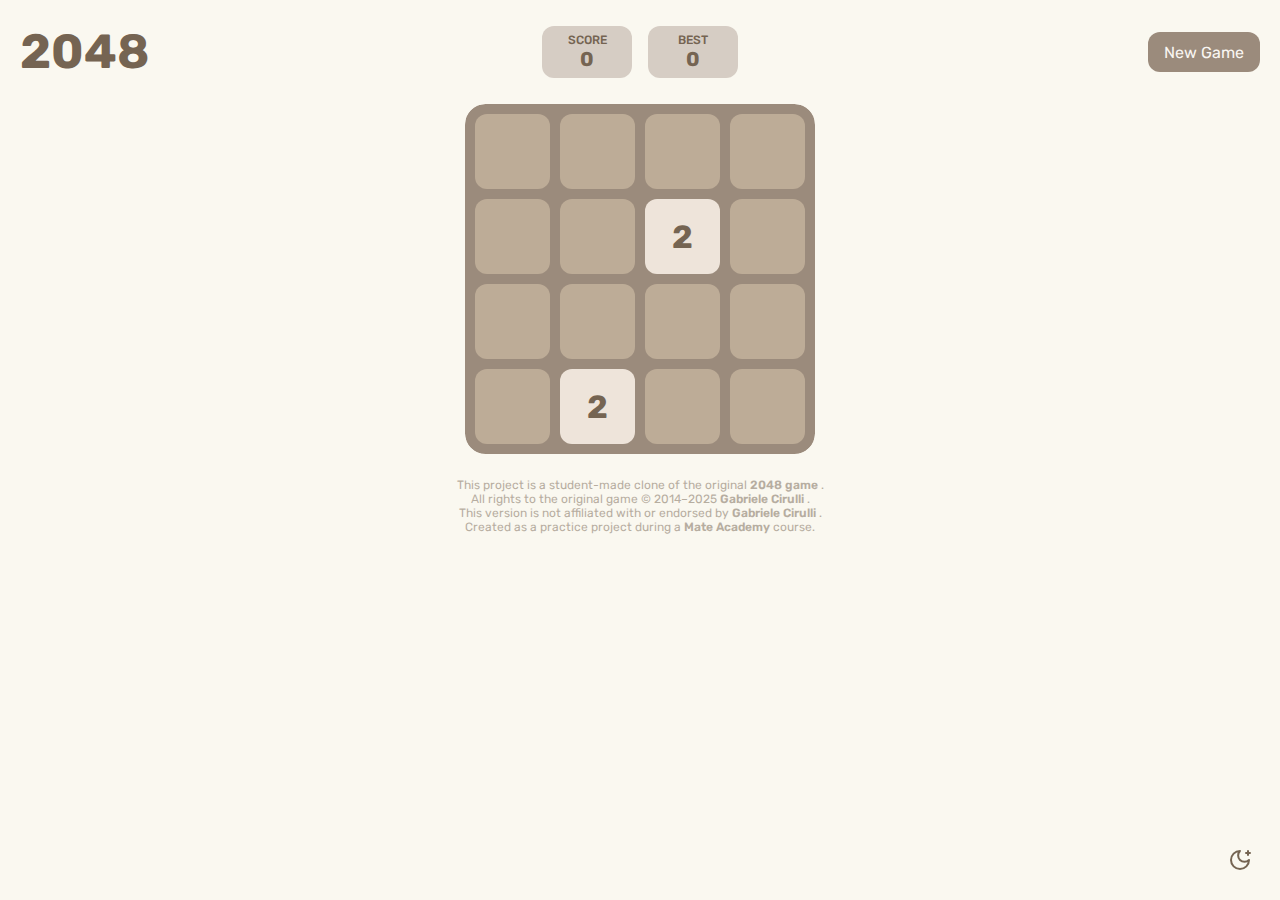
<file: index.html>
<!doctype html><html lang="en"><head><meta charset="utf-8"><meta name="viewport" content="width=device-width, initial-scale=1.0"><title>2048</title><link rel="preconnect" href="https://fonts.googleapis.com"><link rel="preconnect" href="https://fonts.gstatic.com" crossorigin><link href="https://fonts.googleapis.com/css2?family=Rubik:ital,wght@0,300..900;1,300..900&display=swap" rel="stylesheet"><link rel="stylesheet" href="index.4e393093.css"></head><body> <header class="header"> <button class="button button--theme" aria-label="Toggle Theme (T)" title="Toggle Theme (T)"> <span class="icon icon--sun"> <svg fill="none" stroke="currentColor" stroke-linecap="round" stroke-linejoin="round" stroke-width="2" class="lucide lucide-sun-icon" viewBox="0 0 24 24"><circle cx="12" cy="12" r="4"/><path d="M12 2v2m0 16v2M4.93 4.93l1.41 1.41m11.32 11.32 1.41 1.41M2 12h2m16 0h2M6.34 17.66l-1.41 1.41M19.07 4.93l-1.41 1.41"/></svg> </span> <span class="icon icon--moon"> <svg fill="none" stroke="currentColor" stroke-linecap="round" stroke-linejoin="round" stroke-width="2" class="lucide lucide-moon-star-icon" viewBox="0 0 24 24"><path d="M12 3a6 6 0 0 0 9 9 9 9 0 1 1-9-9m8 0v4m2-2h-4"/></svg> </span> </button> <div class="header__left"> <a href="/" class="button"> <h1 class="brand">2048</h1> </a> </div> <div class="stats"> <p class="stats__label"> Score <span class="game-score stats__score">0</span> </p> <p class="stats__label"> Best <span class="stats__best">0</span> </p> </div> <div class="header__right"> <button class="button button--restart button--start restart start" title="New Game (N or R)"> <svg width="20" height="20" fill="none" stroke="currentColor" stroke-linecap="round" stroke-linejoin="round" stroke-width="2" class="icon icon--rotate" viewBox="0 0 24 24"><path d="M21 12a9 9 0 1 1-9-9c2.52 0 4.93 1 6.74 2.74L21 8"/><path d="M21 3v5h-5"/></svg> <span class="visually-hidden">New Game</span> </button> </div> </header> <main> <table class="board"> <tbody> <tr> <td class="tile"></td> <td class="tile"></td> <td class="tile"></td> <td class="tile"></td> </tr> <tr> <td class="tile"></td> <td class="tile"></td> <td class="tile"></td> <td class="tile"></td> </tr> <tr> <td class="tile"></td> <td class="tile"></td> <td class="tile"></td> <td class="tile"></td> </tr> <tr> <td class="tile"></td> <td class="tile"></td> <td class="tile"></td> <td class="tile"></td> </tr> </tbody> </table> <div class="hidden popup"> <p class="popup__text"></p> <button class="button popup__button">Try Again</button> </div> </main> <footer class="footer"> <p class="credits"> <span> This project is a student-made clone of the original <a href="https://play2048.co/" target="_blank" rel="noopener noreferrer"> 2048 game </a> . </span> <br> <span> All rights to the original game © 2014–2025 <a href="https://github.com/gabrielecirulli" target="_blank" rel="noopener noreferrer"> Gabriele Cirulli </a> . </span> <br> <span> This version is not affiliated with or endorsed by <a href="https://github.com/gabrielecirulli" target="_blank" rel="noopener noreferrer"> Gabriele Cirulli </a> . </span> <br> <span> Created as a practice project during a <a href="https://mate.academy/" target="_blank" rel="noopener noreferrer"> Mate Academy </a> course. </span> </p> </footer> <script type="module" src="index.a0347f0f.js"></script><script src="index.d3ecf477.js" nomodule defer></script> <script type="module" src="index.77e29710.js"></script><script src="index.9543dfdc.js" nomodule defer></script> </body></html>
</file>
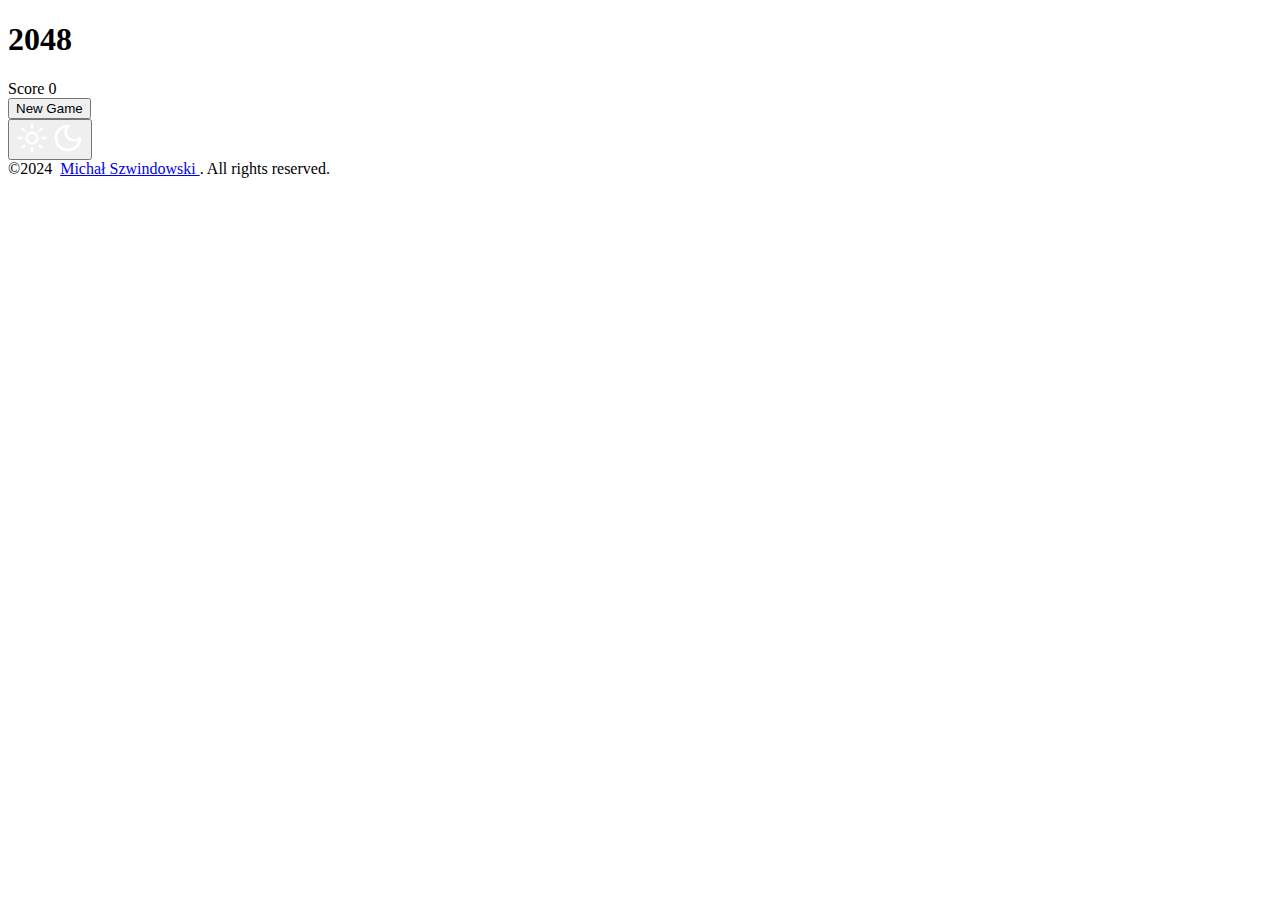
<file: src/index.html>
<!doctype html>
<html lang="en">
  <head>
    <meta charset="UTF-8" />
    <meta
      name="viewport"
      content="width=device-width, initial-scale=1.0"
    />
    <title>2048</title>
    <link
      rel="stylesheet"
      href="./styles/main.scss"
    />
  </head>
  <body>
    <header class="header">
      <h1>2048</h1>
      <div class="game-stats">
        <span class="stats_title">Score</span>
        <span class="stats_score">0</span>
      </div>
      <button class="button restart">New Game</button>
    </header>
    <main class="main">
      <!-- Statyczna siatka planszy -->
      <div class="grid-container">
        <div class="grid-cell"></div>
        <div class="grid-cell"></div>
        <div class="grid-cell"></div>
        <div class="grid-cell"></div>

        <div class="grid-cell"></div>
        <div class="grid-cell"></div>
        <div class="grid-cell"></div>
        <div class="grid-cell"></div>

        <div class="grid-cell"></div>
        <div class="grid-cell"></div>
        <div class="grid-cell"></div>
        <div class="grid-cell"></div>

        <div class="grid-cell"></div>
        <div class="grid-cell"></div>
        <div class="grid-cell"></div>
        <div class="grid-cell"></div>

        <!-- Dynamiczna warstwa kafelków -->
        <div class="tile-container"></div>
      </div>
      <div class="links">
        <button class="button toggle-theme">
          <img
            src="./images/icons/sun.svg"
            alt="Toggle Theme"
            class="icon-sun"
          />
          <img
            src="./images/icons/moon.svg"
            alt="Toggle Theme"
            class="icon-moon hidden"
          />
        </button>
        <a
          href="https://www.github.com/n3di/js_2048_game"
          target="_blank"
        >
          <img
            src="./images/icons/github.svg"
            alt="Github Icon"
          />
        </a>
      </div>
    </main>
    <footer class="footer">
      <span class="copyright">
        &copy;2024&nbsp;
        <a
          href="https://www.nedi.me"
          target="_blank"
        >
          Michał Szwindowski
        </a>
        . All rights reserved.
      </span>
    </footer>
    <script
      src="scripts/game.js"
      type="module"
    ></script>
    <script
      src="scripts/toggle-theme.js"
      type="module"
    ></script>
  </body>
</html>
</file>
<file: index.4e393093.css>
*,:before,:after{box-sizing:border-box;margin:0;padding:0}:root{--font-body:"Rubik",Arial,system-ui,sans-serif;--font-size-base:1rem;--font-weight-bold:700;--radius:12px;--spacing-base:1rem;--spacing-gap:1rem;--height-base:1rem;--color-text-primary:#756452;--color-text-secondary:#776e65;--color-text-tile:#f9f6f2;--color-brand:#756452;--color-brand-bg:#e0dad1;--color-message-bg:rgba(238,228,218,.73);--color-background:#faf8f0;--color-surface:#e0dad1;--color-board-bg:#9b8b7c;--color-tile-bg:#bdac97;--color-score-bg:#d6cdc4;--color-tile-2:#eee4da;--color-tile-4:#ebd8b6;--color-tile-8:#f1ad72;--color-tile-16:#f58e5a;--color-tile-32:#f57759;--color-tile-64:#f45935;--color-tile-128:#f2ce54;--color-tile-256:#f4cb45;--color-tile-512:#edc850;--color-tile-1024:#edc53f;--color-tile-2048:#edc22e}[data-theme=dark]{--color-text-primary:#ad9c8a;--color-text-secondary:#897967;--color-text-tile:#14060f;--color-brand:#ad9c8a;--color-brand-bg:#2e281f;--color-message-bg:rgba(38,28,18,.73);--color-background:#0f0d05;--color-surface:#2e281f;--color-board-bg:#877464;--color-tile-bg:#675542;--color-score-bg:#272416;--color-tile-2:#261c12;--color-tile-4:#483514;--color-tile-8:#8b480e;--color-tile-16:#a43d0a;--color-tile-32:#a92a0a;--color-tile-64:#cb2e0b;--color-tile-128:#ab860d;--color-tile-256:#bc930b;--color-tile-512:#af8b12;--color-tile-1024:#bf9712;--color-tile-2048:#d3a612}.field-cell{-webkit-user-select:none;-ms-user-select:none;user-select:none;font-weight:700;font-size:clamp(1rem,2.5rem - .3rem*var(--digits,1),2rem);border-radius:12px;width:75px;height:75px}body{color:var(--color-font);font-family:Rubik,Arial,system-ui,-apple-system,BlinkMacSystemFont,Segoe UI,Roboto,Noto Sans,Ubuntu,Cantarell,Helvetica Neue,sans-serif;font-size:24px;font-weight:700}.header{grid-template-columns:1fr min-content 1fr;-ms-flex-align:center;align-items:center;width:100%;padding:0 1.25rem;display:grid}.header__left{justify-self:start}.header__right{justify-self:end}.header__right .icon{display:none}@media (max-width:787px){.header{grid-template:"theme brand newgame""stats stats stats"/1fr auto 1fr;row-gap:1rem;padding:0 1rem;display:grid}.header .button--theme{grid-area:theme;justify-self:start;position:unset!important}.header__left{grid-area:brand;justify-self:center}.header__left .brand{font-size:2.5rem}.header__right{grid-area:newgame;justify-self:end}.header__right .button--start{color:var(--color-text-primary);background-color:transparent;-ms-flex-pack:center;justify-content:center;-ms-flex-align:center;align-items:center;width:3rem;height:3rem;padding:0;font-size:0;display:-ms-flexbox;display:flex}.header__right .button--start .icon{width:24px;height:24px;display:block}.header .stats{grid-area:stats;width:100%;display:-ms-flexbox;display:flex}.header .stats__label{width:100%}}main{border-radius:20.4px;-ms-flex-direction:column;flex-direction:column;-ms-flex-pack:center;justify-content:center;-ms-flex-align:center;align-items:center;width:350px;display:-ms-flexbox;display:flex;position:relative;overflow:hidden}body{background:var(--color-background);-webkit-user-select:none;-ms-user-select:none;user-select:none;-ms-flex-direction:column;flex-direction:column;-ms-flex-align:center;align-items:center;gap:1.5rem;min-height:100vh;margin:0;padding-top:1.5rem;display:-ms-flexbox;display:flex}.board{background:var(--color-board-bg);border-spacing:10px;border-radius:20.4px}.footer .credits{opacity:.5;color:var(--color-text-primary);text-align:center;font-size:12px;font-weight:400}.footer .credits a{color:var(--color-text-primary);font-weight:600;text-decoration:none}.footer .credits a:hover{color:var(--color-tile-32)}.button{cursor:pointer;background:0 0;border:none;border-radius:12px;font-family:Rubik,Arial,system-ui,-apple-system,BlinkMacSystemFont,Segoe UI,Roboto,Noto Sans,Ubuntu,Cantarell,Helvetica Neue,sans-serif}.button--start{color:#f9f6f2;background:var(--color-board-bg);height:2.5rem;padding:0 1rem;font-size:16px;font-weight:400}.button:has(.brand){margin:0 -.5rem;padding:.25rem .5rem;text-decoration:none;display:block}.button:has(.brand):hover{background-color:var(--color-brand-bg);color:#fff}.button .brand{color:var(--color-brand);margin:0;font-size:3rem;line-height:1}.button--theme{cursor:pointer;color:var(--color-text-primary);background:0 0;border:none;-ms-flex-pack:center;justify-content:center;-ms-flex-align:center;align-items:center;width:3rem;height:3rem;transition:color .3s;display:-ms-flexbox;display:flex;position:fixed;bottom:1rem;right:1rem}.button--theme .icon{-ms-flex-pack:center;justify-content:center;-ms-flex-align:center;align-items:center;display:-ms-flexbox;display:flex}.button--theme .icon svg{width:24px;height:24px;transition:stroke .3s}.field-cell{background:var(--color-tile-bg);color:var(--color-text-primary);text-align:center}.field-cell--2{background:var(--color-tile-2)}.field-cell--4{background:var(--color-tile-4)}.field-cell--8{background:var(--color-tile-8);color:var(--color-text-tile)}.field-cell--16{background:var(--color-tile-16);color:var(--color-text-tile)}.field-cell--32{background:var(--color-tile-32);color:var(--color-text-tile)}.field-cell--64{background:var(--color-tile-64);color:var(--color-text-tile)}.field-cell--128{background:var(--color-tile-128);color:var(--color-text-tile)}.field-cell--256{background:var(--color-tile-256);color:var(--color-text-tile)}.field-cell--512{background:var(--color-tile-512);color:var(--color-text-tile)}.field-cell--1024{background:var(--color-tile-1024);color:var(--color-text-tile)}.field-cell--2048{background:var(--color-tile-2048);color:var(--color-text-tile)}.popup{background:var(--color-message-bg);opacity:1;-ms-flex-direction:column;flex-direction:column;-ms-flex-pack:center;justify-content:center;-ms-flex-align:center;align-items:center;gap:1rem;transition:all .3s;display:-ms-flexbox;display:flex;position:absolute;top:0;bottom:0;left:0;right:0}.popup__text{color:var(--color-brand);text-align:center;border-radius:12px;margin:0;font-size:1.25rem}.popup__button{color:#f9f6f2;background:var(--color-board-bg);height:2.5rem;padding:0 1rem;font-size:16px;font-weight:400}.hidden{pointer-events:none!important;-webkit-user-select:none!important;-ms-user-select:none!important;user-select:none!important;opacity:0!important}.stats{text-transform:uppercase;-ms-flex-direction:row;flex-direction:row;-ms-flex-pack:center;justify-content:center;-ms-flex-align:center;align-items:center;gap:1rem;font-size:12px;font-weight:500;display:-ms-flexbox;display:flex}.stats__label{background:var(--color-score-bg);color:var(--color-text-primary);border-radius:12px;-ms-flex-direction:column;flex-direction:column;-ms-flex-pack:center;justify-content:center;-ms-flex-align:center;align-items:center;min-width:90px;height:52px;padding:0 1rem;display:-ms-flexbox;display:flex}.stats__label span{font-size:1.25rem;font-weight:700}@keyframes zoom-in{0%{opacity:.5;transform:scale(.5)}to{opacity:1;transform:scale(1)}}@keyframes bump{0%{transform:scale(1)}50%{transform:scale(1.15)}to{transform:scale(1)}}.field-cell--new{animation:.2s ease-out zoom-in}.field-cell--merged{animation:.2s ease-in-out bump}
/*# sourceMappingURL=index.4e393093.css.map */
</file>
